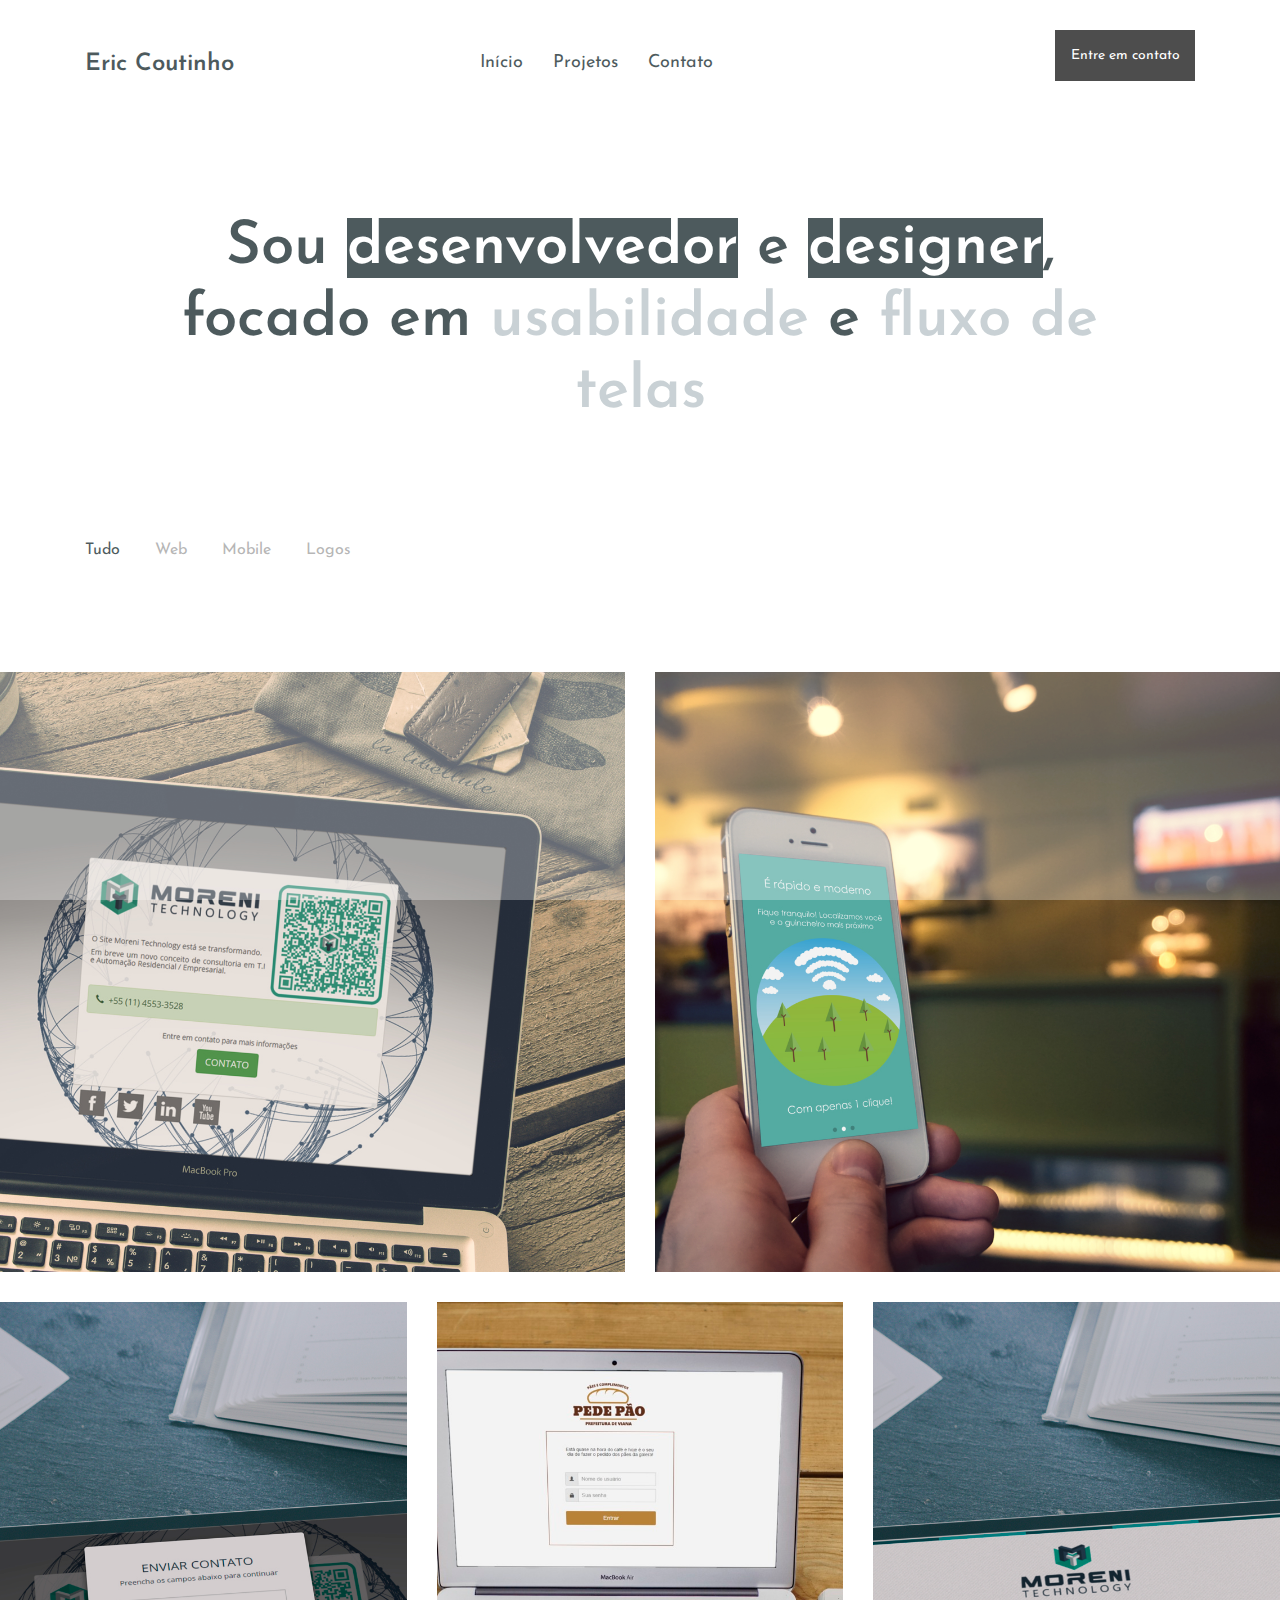
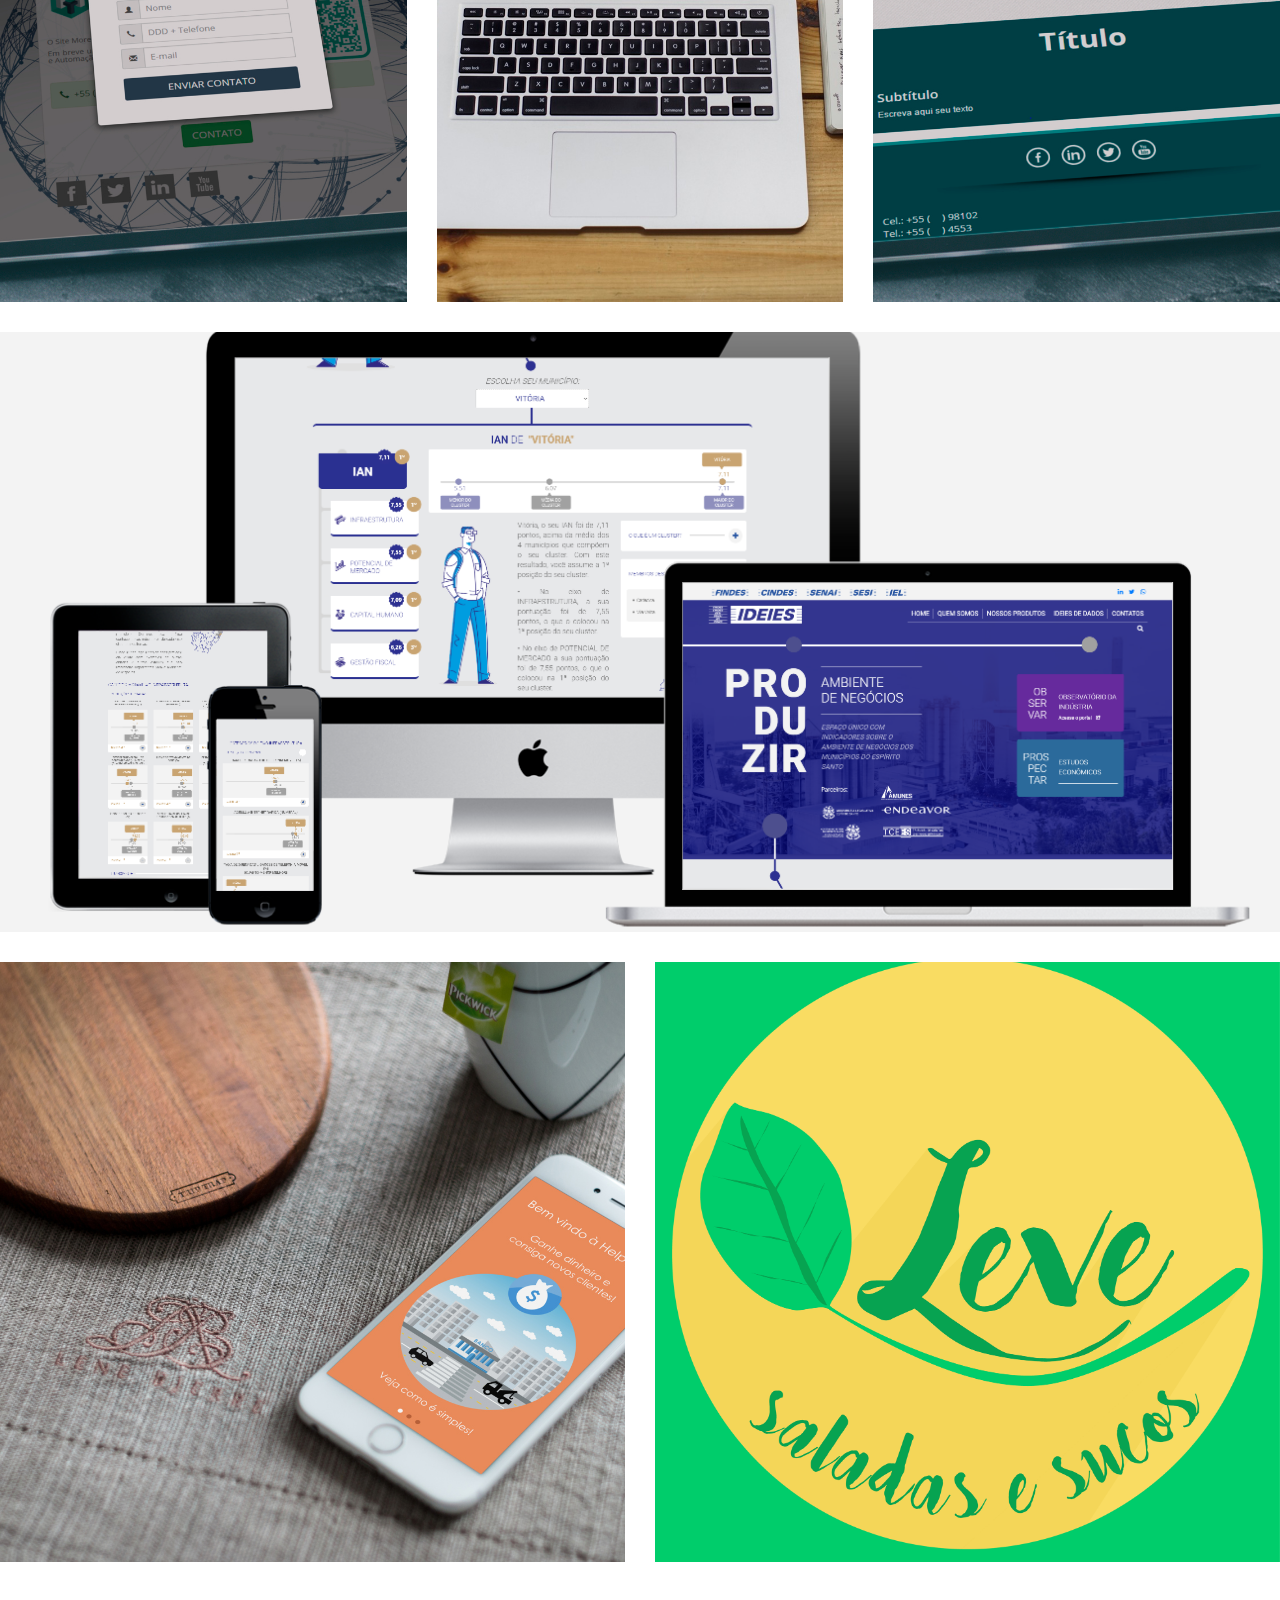
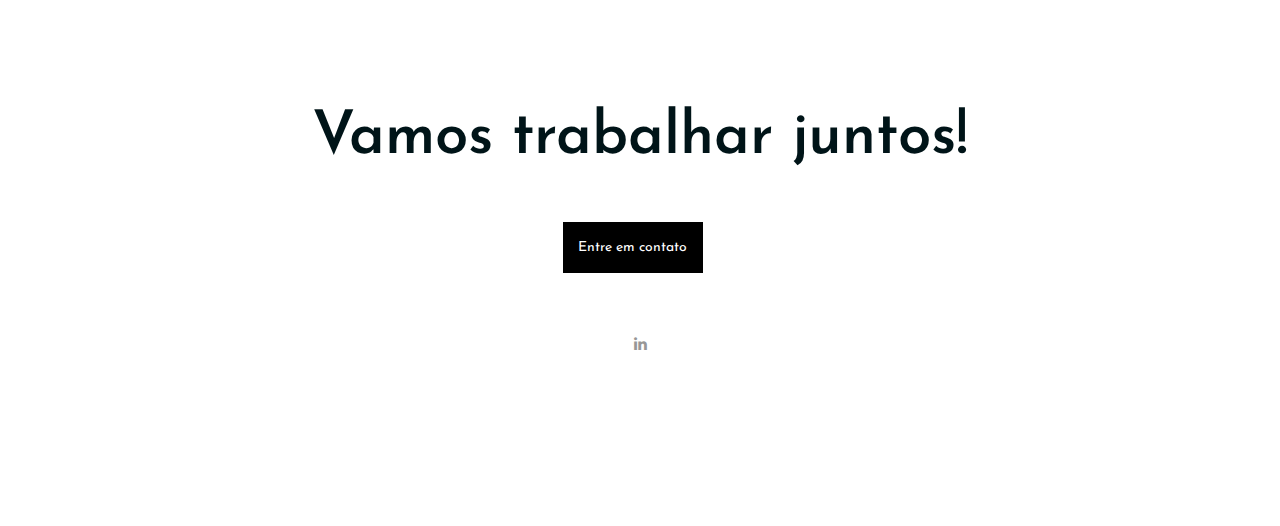
<file: index.html>
<!DOCTYPE html>
<html lang="pt-br">
<head>
	<title>Eric Coutinho - Portfolio</title>
	<meta charset="UTF-8">
	<meta name="description" content="Eric Coutinho - Portfolio">
	<meta name="keywords" content="portfolio, eric coutinho, designer, programador, html, css, js">
	<meta name="viewport" content="width=device-width, initial-scale=1.0">
	<!-- Favicon -->   
	<link href="img/favicon.ico" rel="shortcut icon"/>

	<!-- Google Fonts -->
	<link href="https://fonts.googleapis.com/css?family=Josefin+Sans:400,400i,600,600i,700" rel="stylesheet">

	<!-- Stylesheets -->
	<link rel="stylesheet" href="css/bootstrap.min.css"/>
	<link rel="stylesheet" href="css/font-awesome.min.css"/>
	<link rel="stylesheet" href="css/magnific-popup.css"/>
	<link rel="stylesheet" href="css/style.css"/>


	<!--[if lt IE 9]>
	  <script src="https://oss.maxcdn.com/html5shiv/3.7.2/html5shiv.min.js"></script>
	  <script src="https://oss.maxcdn.com/respond/1.4.2/respond.min.js"></script>
	<![endif]-->

</head>
<body>
	<!-- Page Preloder -->
	<div id="preloder">
		<div class="loader"></div>
	</div>

	<!-- header section start -->
	<header class="header-section">
		<div class="container">
			<div class="row">
				<div class="col-lg-4 col-md-3">
					<div class="logo">
						<h2 class="site-logo">Eric Coutinho</h2>
					</div>
				</div>
				<div class="col-lg-8 col-md-9">
					<a href="contato.html" class="site-btn header-btn">Entre em contato</a>
					<nav class="main-menu">
						<ul>
							<li><a href="index.html">Início</a></li>
							<li><a href="projetos.html">Projetos</a></li>
							<li><a href="contato.html">Contato</a></li>
						</ul>
					</nav>
				</div>
			</div>
		</div>
		<div class="nav-switch">
			<i class="fa fa-bars"></i>
		</div>
	</header>
	<!-- header section end -->

	<!-- intro section start -->
	<section class="intro-section">
		<div class="container text-center">
			<div class="row">
				<div class="col-xl-10 offset-xl-1">
					<h2 class="section-title">Sou <span class="branco">desenvolvedor</span> e <span class="branco">designer</span>, focado em <span class="azul">usabilidade</span> e <span class="azul">fluxo de telas</span></h2>
				</div>
			</div>
		</div>
	</section>
	<!-- intro section end -->


	<!-- portfolio section start -->
	<section class="portfolio-section">
		<div class="container">
			<ul class="portfolio-filter controls">
				<li class="control" data-filter="all">Tudo</li>
				<li class="control" data-filter=".web">Web</li>
				<li class="control" data-filter=".rened">Mobile</li>
				<li class="control" data-filter=".brand">Logos</li>
			</ul>
		</div>                       
		<div class="container-fluid p-md-0 ">
			<div class="row portfolios-area">
				<div class="mix col-lg-6 col-md-6 web">
					<a href="img/portfolio/recent/01_moreni.jpg" class="portfolio-item set-bg" data-setbg="img/portfolio/recent/01_moreni.jpg">
						<div class="pi-inner">
							<h2>+ Ver projeto</h2>
						</div>						
					</a>
				</div>
				<div class="mix col-lg-6 col-md-6 rened">
					<a href="img/portfolio/recent/04_help_cars.jpg" class="portfolio-item set-bg " data-setbg="img/portfolio/recent/04_help_cars.jpg">
						<div class="pi-inner">
							<h2>+ Ver projeto</h2>
						</div>						
					</a>
				</div>
				<div class="mix col-lg-4 col-md-6 web">
					<a href="img/portfolio/recent/02_moreni.jpg" class="portfolio-item set-bg" data-setbg="img/portfolio/recent/02_moreni.jpg">
						<div class="pi-inner">
							<h2>+ Ver projeto</h2>
						</div>						
					</a>
				</div>
				<div class="mix col-lg-4 col-md-6 web">
					<a href="img/portfolio/recent/06_pede_pao.jpg" class="portfolio-item set-bg" data-setbg="img/portfolio/recent/06_pede_pao.jpg">
						<div class="pi-inner">
							<h2>+ Ver projeto</h2>
						</div>						
					</a>
				</div>
				<div class="mix col-lg-4 col-md-6 web">
					<a href="img/portfolio/recent/03_moreni.jpg" class="portfolio-item set-bg" data-setbg="img/portfolio/recent/03_moreni.jpg">
						<div class="pi-inner">
							<h2>+ Ver projeto</h2>
						</div>						
					</a>
				</div>
				<div class="mix col-lg-12 col-md-6 web">
					<a href="img/portfolio/recent/07_portal.jpg" class="portfolio-item set-bg" data-setbg="img/portfolio/recent/07_portal.jpg">
						<div class="pi-inner">
							<h2>+ Ver projeto</h2>
						</div>						
					</a>
				</div>
				<div class="mix col-lg-6 col-md-6 rened">
					<a href="img/portfolio/recent/05_help_cars.jpg" class="portfolio-item set-bg" data-setbg="img/portfolio/recent/05_help_cars.jpg">
						<div class="pi-inner">
							<h2>+ Ver projeto</h2>
						</div>						
					</a>
				</div>
				<div class="mix col-lg-6 col-md-6 brand">
					<a href="img/portfolio/recent/leve_logo.jpg" class="portfolio-item set-bg" data-setbg="img/portfolio/recent/leve_logo.jpg">
						<div class="pi-inner">
							<h2>+ Ver projeto</h2>
						</div>						
					</a>
				</div>
			</div>
		</div>
	</section>
	<!-- portfolio section end -->


	<!-- footer section start -->
	<footer class="footer-section text-center">
		<div class="container">
			<h2 class="section-title mb-5">Vamos trabalhar juntos!</h2>
			<a href="contato.html" class="site-btn">Entre em contato</a>
			<div class="social-links">
				<a href="https://www.linkedin.com/in/eric-coutinho/" target="_blank"><span class="fa fa-linkedin"></span></a>
			</div>
			<div class="copyright"><!-- Link back to Colorlib can't be removed. Template is licensed under CC BY 3.0. -->
Copyright &copy;<script>document.write(new Date().getFullYear());</script> All rights reserved | This template is made with <i class="fa fa-heart-o" aria-hidden="true"></i> by <a href="https://colorlib.com" target="_blank">Colorlib</a>
<!-- Link back to Colorlib can't be removed. Template is licensed under CC BY 3.0. -->
</div>
		</div>
	</footer>
	<!-- footer section end -->



	<!--====== Javascripts & Jquery ======-->
	<script src="js/jquery-2.1.4.min.js"></script>
	<script src="js/bootstrap.min.js"></script>
	<script src="js/mixitup.min.js"></script>
	<script src="js/magnific-popup.min.js"></script>
	<script src="js/main.js"></script>
</body>
</html>
</file>
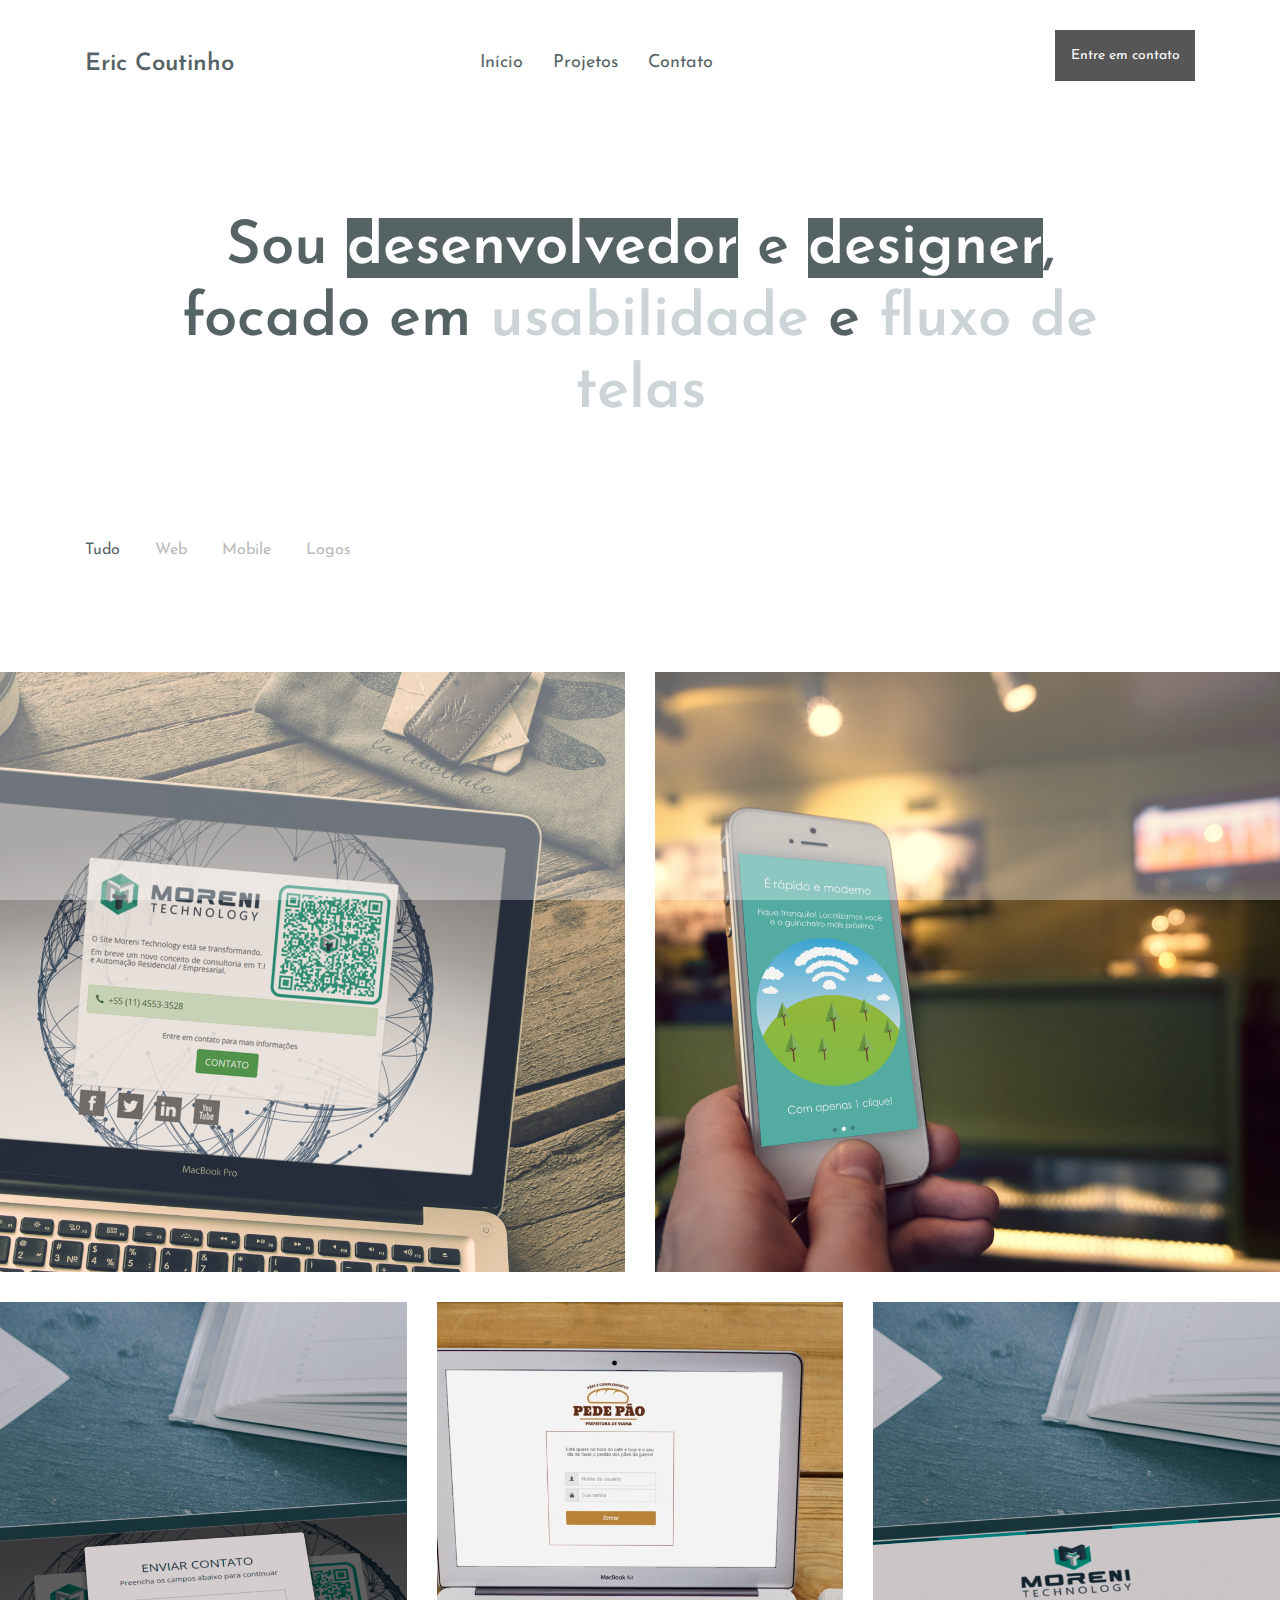
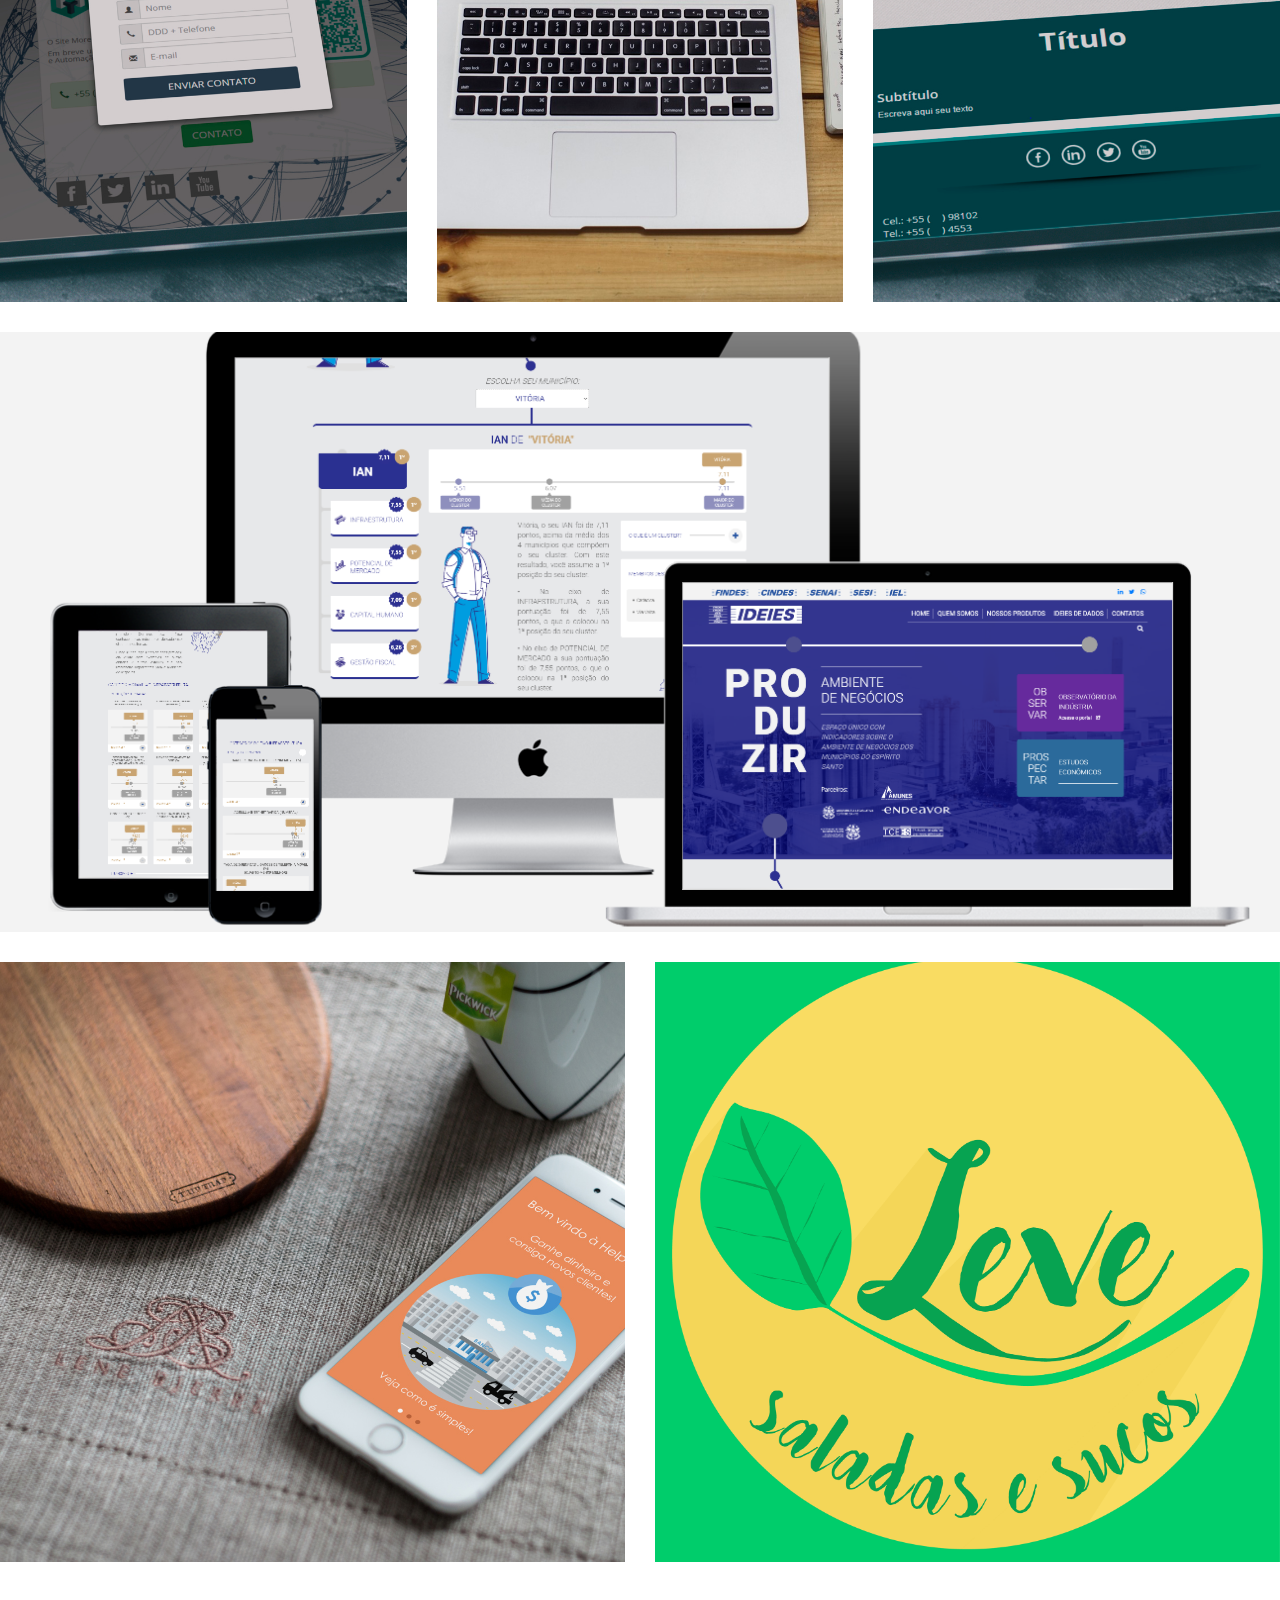
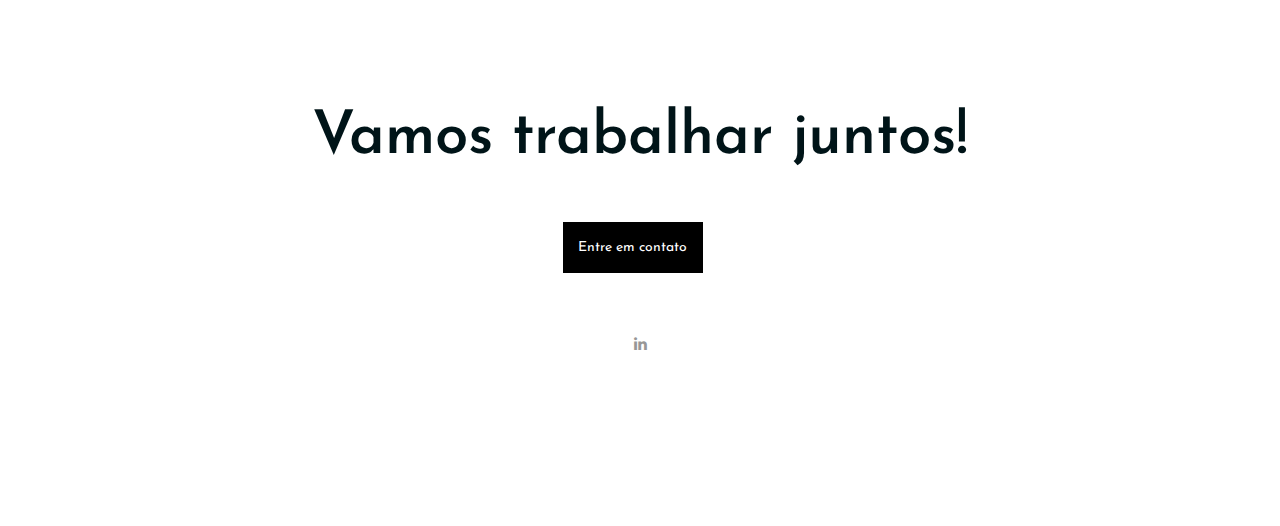
<file: home.html>
<!DOCTYPE html>
<html lang="pt-br">
<head>
	<title>Eric Coutinho - Portfolio</title>
	<meta charset="UTF-8">
	<meta name="description" content="Eric Coutinho - Portfolio">
	<meta name="keywords" content="portfolio, eric coutinho, designer, programador, html, css, js">
	<meta name="viewport" content="width=device-width, initial-scale=1.0">
	<!-- Favicon -->   
	<link href="img/favicon.ico" rel="shortcut icon"/>

	<!-- Google Fonts -->
	<link href="https://fonts.googleapis.com/css?family=Josefin+Sans:400,400i,600,600i,700" rel="stylesheet">

	<!-- Stylesheets -->
	<link rel="stylesheet" href="css/bootstrap.min.css"/>
	<link rel="stylesheet" href="css/font-awesome.min.css"/>
	<link rel="stylesheet" href="css/magnific-popup.css"/>
	<link rel="stylesheet" href="css/style.css"/>


	<!--[if lt IE 9]>
	  <script src="https://oss.maxcdn.com/html5shiv/3.7.2/html5shiv.min.js"></script>
	  <script src="https://oss.maxcdn.com/respond/1.4.2/respond.min.js"></script>
	<![endif]-->

</head>
<body>
	<!-- Page Preloder -->
	<div id="preloder">
		<div class="loader"></div>
	</div>

	<!-- header section start -->
	<header class="header-section">
		<div class="container">
			<div class="row">
				<div class="col-lg-4 col-md-3">
					<div class="logo">
						<h2 class="site-logo">Eric Coutinho</h2>
					</div>
				</div>
				<div class="col-lg-8 col-md-9">
					<a href="contato.html" class="site-btn header-btn">Entre em contato</a>
					<nav class="main-menu">
						<ul>
							<li><a href="home.html">Início</a></li>
							<li><a href="projetos.html">Projetos</a></li>
							<li><a href="contato.html">Contato</a></li>
						</ul>
					</nav>
				</div>
			</div>
		</div>
		<div class="nav-switch">
			<i class="fa fa-bars"></i>
		</div>
	</header>
	<!-- header section end -->

	<!-- intro section start -->
	<section class="intro-section">
		<div class="container text-center">
			<div class="row">
				<div class="col-xl-10 offset-xl-1">
					<h2 class="section-title">Sou <span class="branco">desenvolvedor</span> e <span class="branco">designer</span>, focado em <span class="azul">usabilidade</span> e <span class="azul">fluxo de telas</span></h2>
				</div>
			</div>
		</div>
	</section>
	<!-- intro section end -->


	<!-- portfolio section start -->
	<section class="portfolio-section">
		<div class="container">
			<ul class="portfolio-filter controls">
				<li class="control" data-filter="all">Tudo</li>
				<li class="control" data-filter=".web">Web</li>
				<li class="control" data-filter=".rened">Mobile</li>
				<li class="control" data-filter=".brand">Logos</li>
			</ul>
		</div>                       
		<div class="container-fluid p-md-0 ">
			<div class="row portfolios-area">
				<div class="mix col-lg-6 col-md-6 web">
					<a href="img/portfolio/recent/01_moreni.jpg" class="portfolio-item set-bg" data-setbg="img/portfolio/recent/01_moreni.jpg">
						<div class="pi-inner">
							<h2>+ Ver projeto</h2>
						</div>						
					</a>
				</div>
				<div class="mix col-lg-6 col-md-6 rened">
					<a href="img/portfolio/recent/04_help_cars.jpg" class="portfolio-item set-bg " data-setbg="img/portfolio/recent/04_help_cars.jpg">
						<div class="pi-inner">
							<h2>+ Ver projeto</h2>
						</div>						
					</a>
				</div>
				<div class="mix col-lg-4 col-md-6 web">
					<a href="img/portfolio/recent/02_moreni.jpg" class="portfolio-item set-bg" data-setbg="img/portfolio/recent/02_moreni.jpg">
						<div class="pi-inner">
							<h2>+ Ver projeto</h2>
						</div>						
					</a>
				</div>
				<div class="mix col-lg-4 col-md-6 web">
					<a href="img/portfolio/recent/06_pede_pao.jpg" class="portfolio-item set-bg" data-setbg="img/portfolio/recent/06_pede_pao.jpg">
						<div class="pi-inner">
							<h2>+ Ver projeto</h2>
						</div>						
					</a>
				</div>
				<div class="mix col-lg-4 col-md-6 web">
					<a href="img/portfolio/recent/03_moreni.jpg" class="portfolio-item set-bg" data-setbg="img/portfolio/recent/03_moreni.jpg">
						<div class="pi-inner">
							<h2>+ Ver projeto</h2>
						</div>						
					</a>
				</div>
				<div class="mix col-lg-12 col-md-6 web">
					<a href="img/portfolio/recent/07_portal.jpg" class="portfolio-item set-bg" data-setbg="img/portfolio/recent/07_portal.jpg">
						<div class="pi-inner">
							<h2>+ Ver projeto</h2>
						</div>						
					</a>
				</div>
				<div class="mix col-lg-6 col-md-6 rened">
					<a href="img/portfolio/recent/05_help_cars.jpg" class="portfolio-item set-bg" data-setbg="img/portfolio/recent/05_help_cars.jpg">
						<div class="pi-inner">
							<h2>+ Ver projeto</h2>
						</div>						
					</a>
				</div>
				<div class="mix col-lg-6 col-md-6 brand">
					<a href="img/portfolio/recent/leve_logo.jpg" class="portfolio-item set-bg" data-setbg="img/portfolio/recent/leve_logo.jpg">
						<div class="pi-inner">
							<h2>+ Ver projeto</h2>
						</div>						
					</a>
				</div>
			</div>
		</div>
	</section>
	<!-- portfolio section end -->


	<!-- footer section start -->
	<footer class="footer-section text-center">
		<div class="container">
			<h2 class="section-title mb-5">Vamos trabalhar juntos!</h2>
			<a href="contato.html" class="site-btn">Entre em contato</a>
			<div class="social-links">
				<a href="https://www.linkedin.com/in/eric-coutinho/" target="_blank"><span class="fa fa-linkedin"></span></a>
			</div>
			<div class="copyright"><!-- Link back to Colorlib can't be removed. Template is licensed under CC BY 3.0. -->
Copyright &copy;<script>document.write(new Date().getFullYear());</script> All rights reserved | This template is made with <i class="fa fa-heart-o" aria-hidden="true"></i> by <a href="https://colorlib.com" target="_blank">Colorlib</a>
<!-- Link back to Colorlib can't be removed. Template is licensed under CC BY 3.0. -->
</div>
		</div>
	</footer>
	<!-- footer section end -->



	<!--====== Javascripts & Jquery ======-->
	<script src="js/jquery-2.1.4.min.js"></script>
	<script src="js/bootstrap.min.js"></script>
	<script src="js/mixitup.min.js"></script>
	<script src="js/magnific-popup.min.js"></script>
	<script src="js/main.js"></script>
</body>
</html>
</file>
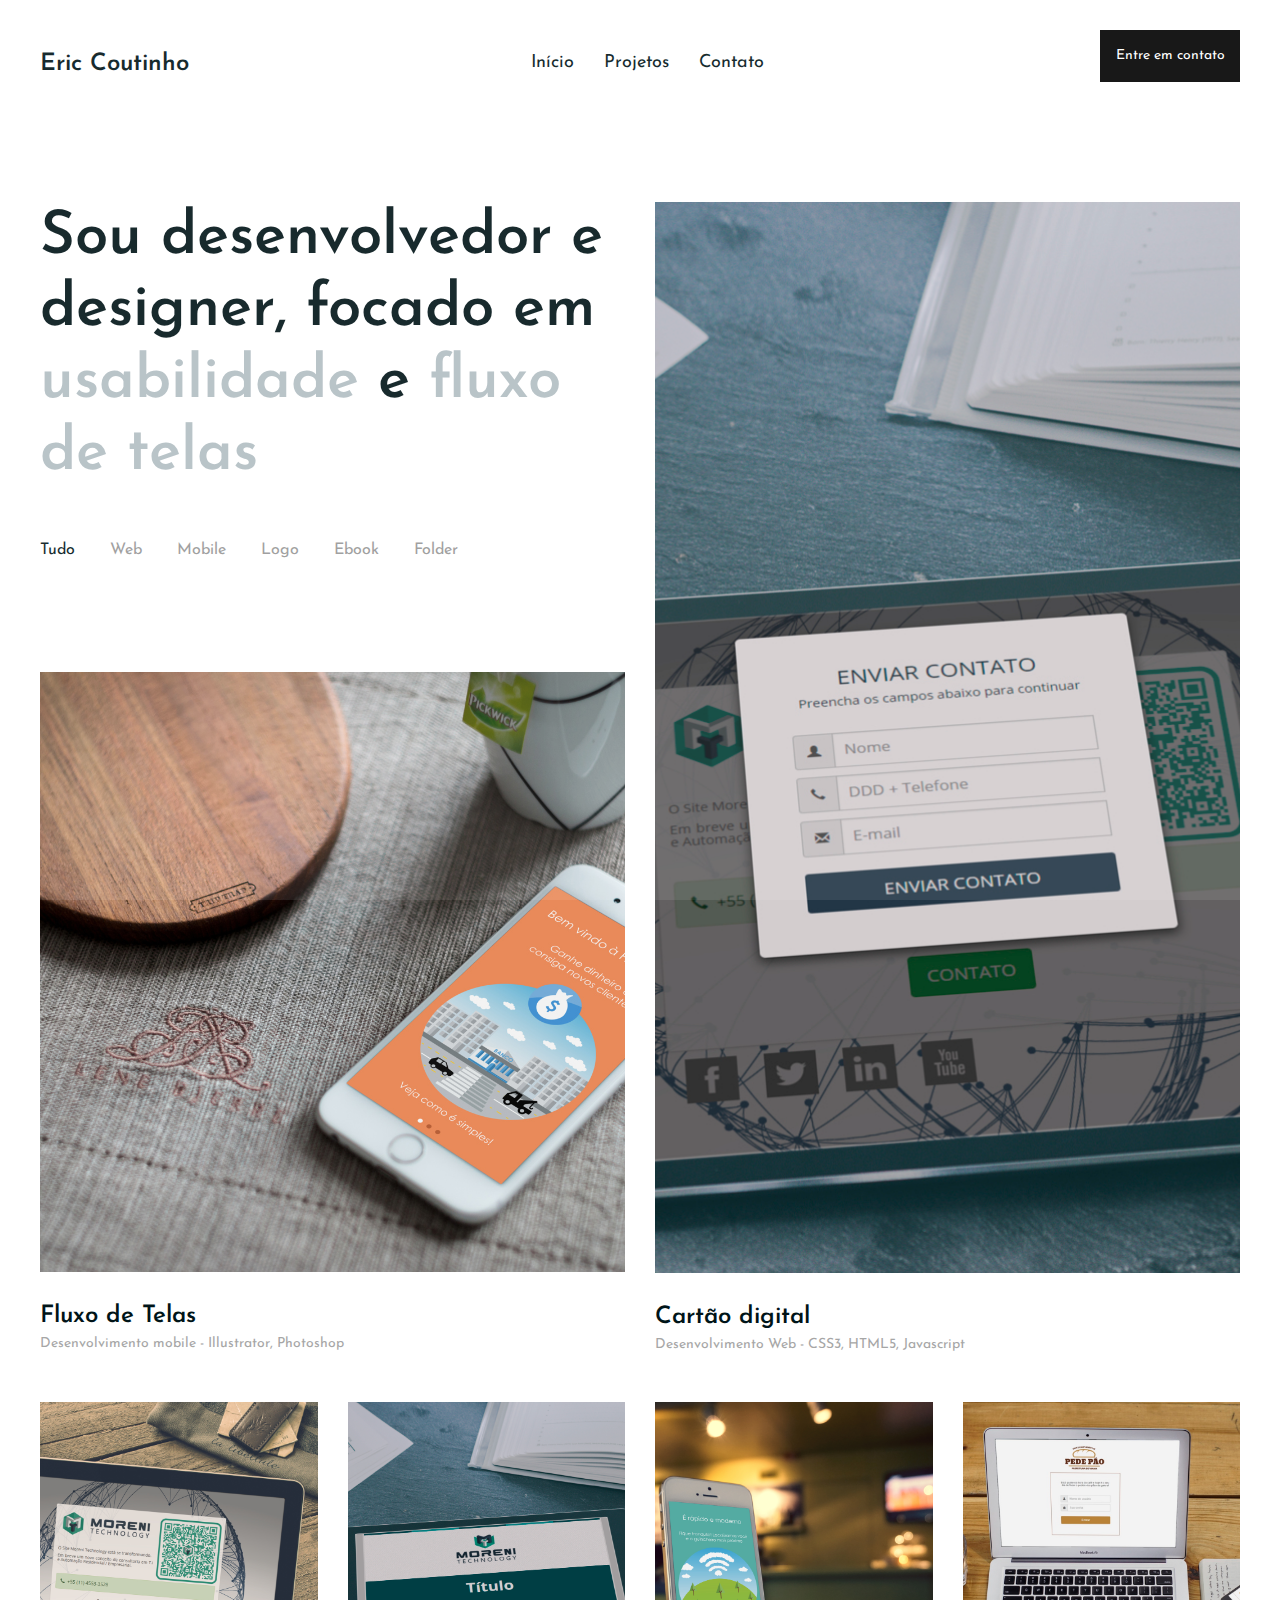
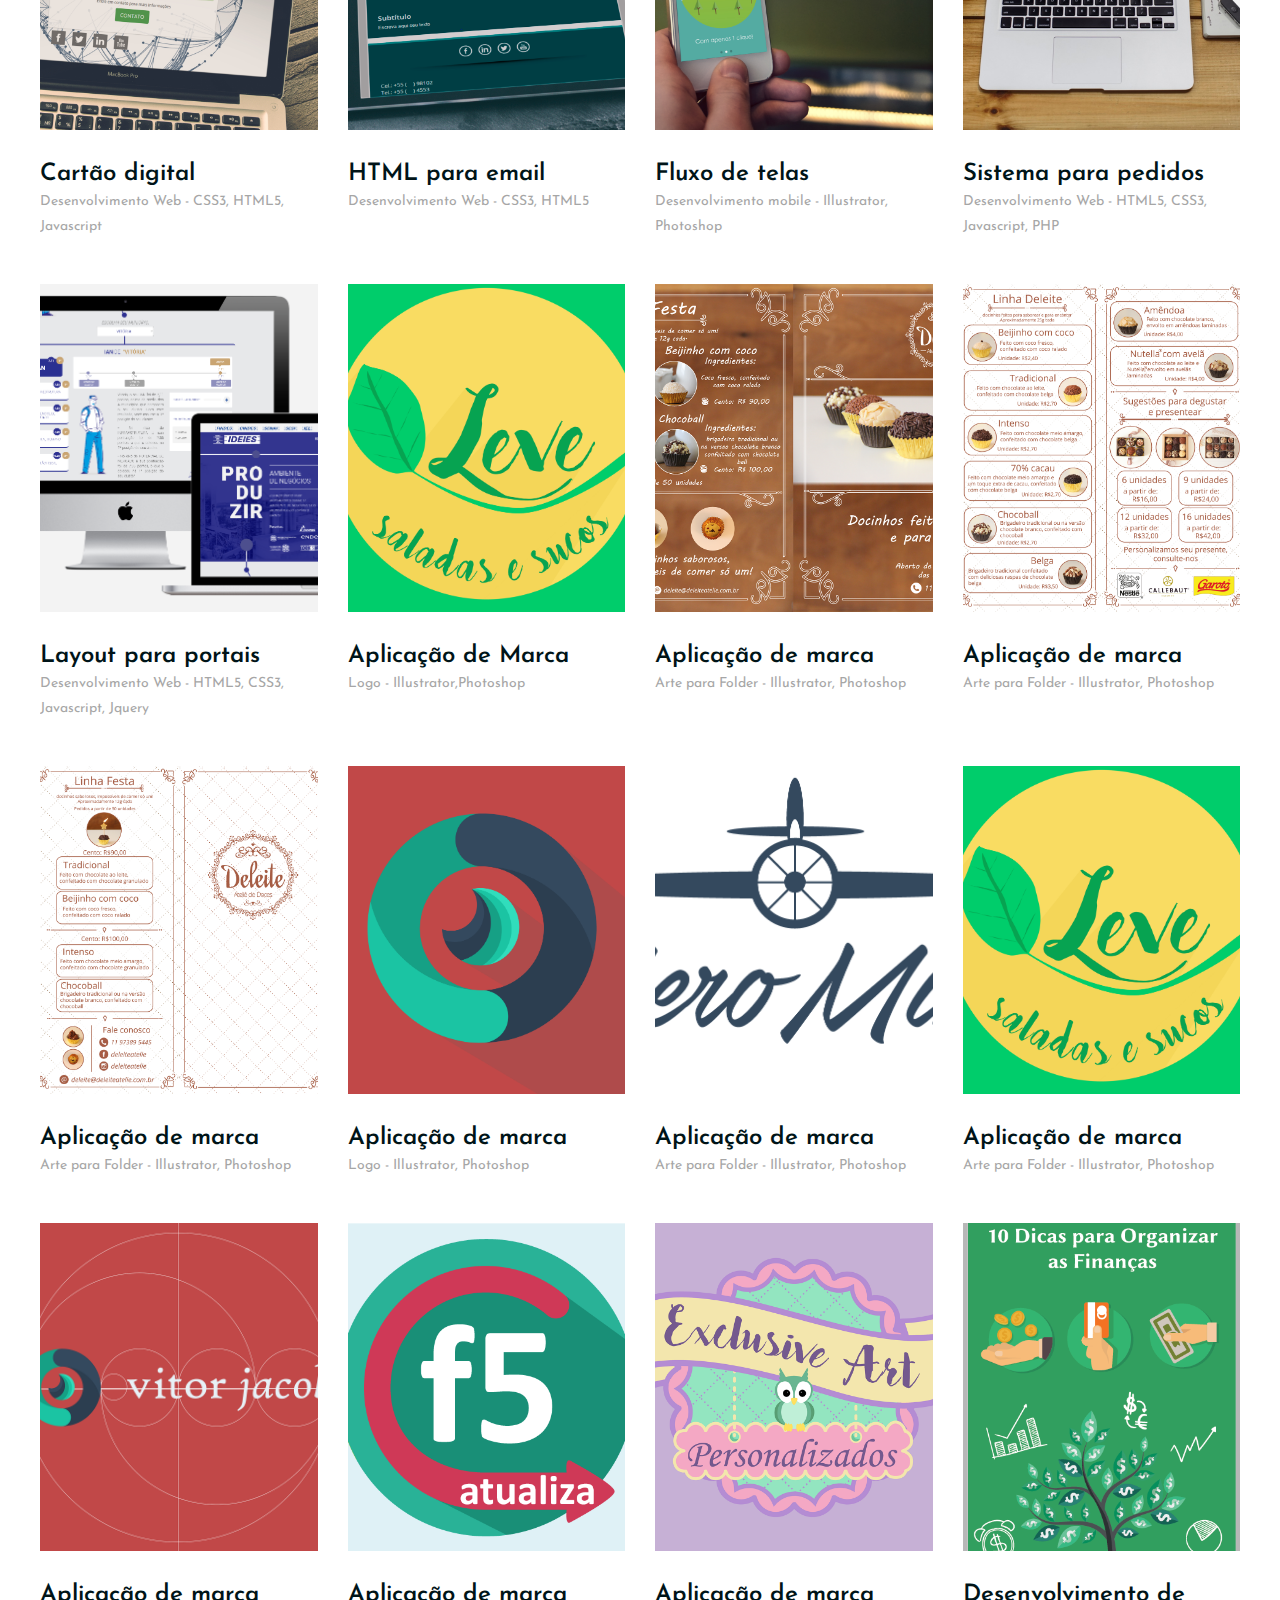
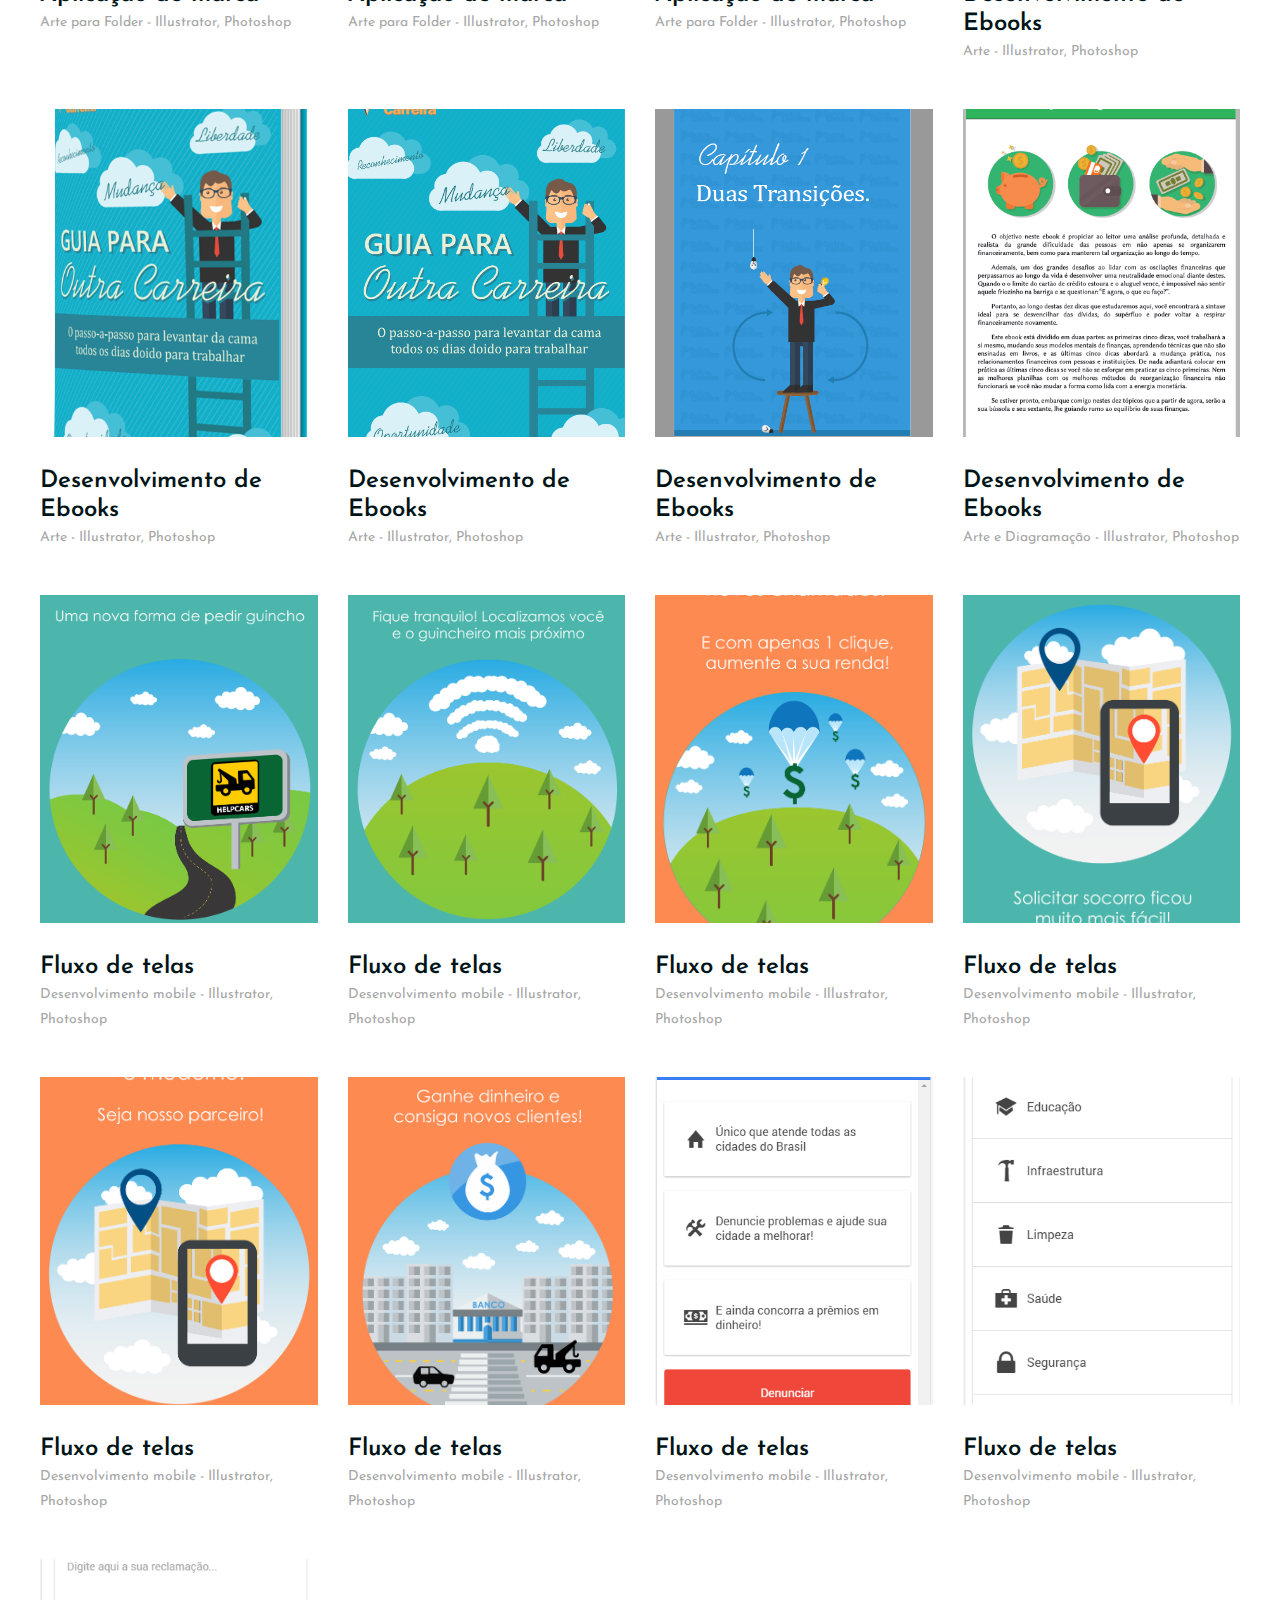
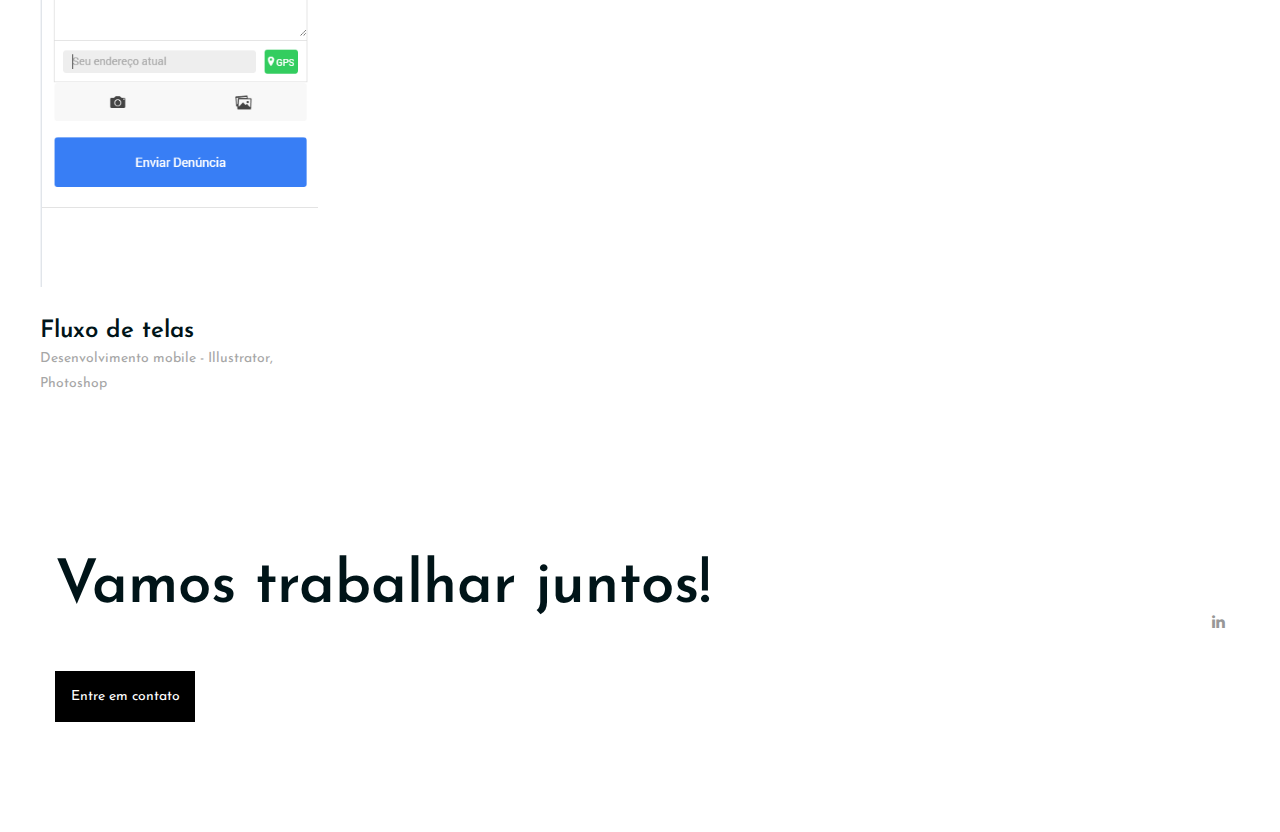
<file: projetos.html>
<!DOCTYPE html>
<html lang="en">
<head>
	<title>Eric Coutinho - Portfolio</title>
	<meta charset="UTF-8">
	<meta name="description" content="Riddle - Portfolio Template">
	<meta name="keywords" content="portfolio, riddle, onepage, creative, html">
	<meta name="viewport" content="width=device-width, initial-scale=1.0">
	<!-- Favicon -->   
	<link href="img/favicon.ico" rel="shortcut icon"/>

	<!-- Google Fonts -->
	<link href="https://fonts.googleapis.com/css?family=Josefin+Sans:400,400i,600,600i,700" rel="stylesheet">

	<!-- Stylesheets -->
	<link rel="stylesheet" href="css/bootstrap.min.css"/>
	<link rel="stylesheet" href="css/font-awesome.min.css"/>
	<link rel="stylesheet" href="css/magnific-popup.css"/>
	<link rel="stylesheet" href="css/style.css"/>


	<!--[if lt IE 9]>
	  <script src="https://oss.maxcdn.com/html5shiv/3.7.2/html5shiv.min.js"></script>
	  <script src="https://oss.maxcdn.com/respond/1.4.2/respond.min.js"></script>
	<![endif]-->

</head>
<body class="body-pad">
	<!-- Page Preloder -->
	<div id="preloder">
		<div class="loader"></div>
	</div>
	
	<!-- header section start -->
	<header class="header-section">
		<div class="container-fluid">
			<div class="row">
				<div class="logo">
					<h2 class="site-logo">Eric Coutinho</h2>
				</div>
				<div class="home-2 container text-left text-md-right">
					<nav class="main-menu">
						<ul>
							<li><a href="index.html">Início</a></li>
							<li><a href="projetos.html">Projetos</a></li>
							<li><a href="contato.html">Contato</a></li>
						</ul>
					</nav>
				</div>
				<a href="contato.html" class="site-btn header-btn">Entre em contato</a>
			</div>
		</div>
		<div class="nav-switch">
			<i class="fa fa-bars"></i>
		</div>
	</header>
	<!-- header section end -->


	<!-- portfolio section start -->
	<section class="portfolio-section pt100">
		<div class="container">
			
		</div>                       
		<div class="container-fluid p-0">
			<div class="row portfolios-area">
				<div class="col-lg-6">
					<div class="portfolio-intro">
						<h2 class="section-title mb-5">Sou <span>desenvolvedor</span> e <span>designer</span>, focado em <span class="azul">usabilidade</span> e <span class="azul">fluxo de telas</span></h2>
						<ul class="portfolio-filter controls">
							<li class="control" data-filter="all">Tudo</li>
							<li class="control" data-filter=".web">Web</li>
							<li class="control" data-filter=".rened">Mobile</li>
							<li class="control" data-filter=".brand">Logo</li>							
							<li class="control" data-filter=".ebook">Ebook</li>							
							<li class="control" data-filter=".folder">Folder</li>
						</ul>
					</div>
				</div>
				<div class="first-item col-md-6 col-lg-12 mix rened p-lg-0">
					<a href="img/portfolio/recent/05_help_cars.jpg" class="portfolio-item set-bg " data-setbg="img/portfolio/recent/05_help_cars.jpg">
						<div class="pi-inner">
							<h2>+ Ver projeto</h2>
						</div>			
					</a>
					<div class="portfolio-meta">
						<h2>Fluxo de Telas</h2>
						<p>Desenvolvimento mobile - Illustrator, Photoshop</p>
					</div>
				</div>
				<div class="second-item mix col-md-6 web">
					<a href="img/portfolio/recent/02_moreni.jpg" class="portfolio-item set-bg" data-setbg="img/portfolio/recent/02_moreni.jpg">
						<div class="pi-inner">
							<h2>+ Ver projeto</h2>
						</div>						
					</a>
					<div class="portfolio-meta">
						<h2>Cartão digital</h2>
						<p>Desenvolvimento Web - CSS3, HTML5, Javascript</p>
					</div>
				</div>
				<div class="mix col-md-6 col-lg-3 web">
					<a href="img/portfolio/recent/01_moreni.jpg" class="portfolio-item pi-style2 set-bg" data-setbg="img/portfolio/recent/01_moreni.jpg">
						<div class="pi-inner">
							<h2>+ Ver projeto</h2>
						</div>						
					</a>
					<div class="portfolio-meta">
						<h2>Cartão digital</h2>
						<p>Desenvolvimento Web - CSS3, HTML5, Javascript</p>
					</div>
				</div>
				<div class="mix col-md-6 col-lg-3 web">
					<a href="img/portfolio/recent/03_moreni.jpg" class="portfolio-item pi-style2 set-bg" data-setbg="img/portfolio/recent/03_moreni.jpg">
						<div class="pi-inner">
							<h2>+ Ver projeto</h2>
						</div>						
					</a>
					<div class="portfolio-meta">
						<h2>HTML para email</h2>
						<p>Desenvolvimento Web - CSS3, HTML5</p>
					</div>
				</div>
				<div class="mix col-md-6 col-lg-3 rened">
					<a href="img/portfolio/recent/04_help_cars.jpg" class="portfolio-item pi-style2 set-bg" data-setbg="img/portfolio/recent/04_help_cars.jpg">
						<div class="pi-inner">
							<h2>+ Ver projeto</h2>
						</div>						
					</a>
					<div class="portfolio-meta">
						<h2>Fluxo de telas</h2>
						<p>Desenvolvimento mobile - Illustrator, Photoshop</p>
					</div>
				</div>
				<div class="mix col-md-6 col-lg-3 web">
					<a href="img/portfolio/recent/06_pede_pao.jpg" class="portfolio-item pi-style2 set-bg" data-setbg="img/portfolio/recent/06_pede_pao.jpg">
						<div class="pi-inner">
							<h2>+ Ver projeto</h2>
						</div>						
					</a>
					<div class="portfolio-meta">
						<h2>Sistema para pedidos</h2>
						<p>Desenvolvimento Web - HTML5, CSS3, Javascript, PHP </p>
					</div>
				</div>
				<div class="mix col-md-6 col-lg-3 web">
					<a href="img/portfolio/recent/07_portal.jpg" class="portfolio-item pi-style2 set-bg" data-setbg="img/portfolio/recent/07_portal.jpg">
						<div class="pi-inner">
							<h2>+ Ver projeto</h2>
						</div>						
					</a>
					<div class="portfolio-meta">
						<h2>Layout para portais</h2>
						<p>Desenvolvimento Web - HTML5, CSS3, Javascript, Jquery</p>
					</div>
				</div>
				<div class="mix col-md-6 col-lg-3 brand">
					<a href="img/portfolio/recent/leve_logo.jpg" class="portfolio-item pi-style2 set-bg" data-setbg="img/portfolio/recent/leve_logo.jpg">
						<div class="pi-inner">
							<h2>+ Ver projeto</h2>
						</div>						
					</a>
					<div class="portfolio-meta">
						<h2>Aplicação de Marca</h2>
						<p>Logo - Illustrator,Photoshop</p>
					</div>
				</div>
				<div class="mix col-md-6 col-lg-3 folder">
					<a href="img/portfolio/folders/4.png" class="portfolio-item pi-style2 set-bg" data-setbg="img/portfolio/folders/4.png">
						<div class="pi-inner">
							<h2>+ Ver projeto</h2>
						</div>						
					</a>
					<div class="portfolio-meta">
						<h2>Aplicação de marca</h2>
						<p>Arte para Folder - Illustrator, Photoshop</p>
					</div>
				</div>
				<div class="mix col-md-6 col-lg-3 folder">
					<a href="img/portfolio/folders/2.png" class="portfolio-item pi-style2 set-bg" data-setbg="img/portfolio/folders/2.png">
						<div class="pi-inner">
							<h2>+ Ver projeto</h2>
						</div>						
					</a>
					<div class="portfolio-meta">
						<h2>Aplicação de marca</h2>
						<p>Arte para Folder - Illustrator, Photoshop</p>
					</div>
				</div>
				<div class="mix col-md-6 col-lg-3 folder">
					<a href="img/portfolio/folders/3.png" class="portfolio-item pi-style2 set-bg" data-setbg="img/portfolio/folders/3.png">
						<div class="pi-inner">
							<h2>+ Ver projeto</h2>
						</div>						
					</a>
					<div class="portfolio-meta">
						<h2>Aplicação de marca</h2>
						<p>Arte para Folder - Illustrator, Photoshop</p>
					</div>
				</div>
				<div class="mix col-md-6 col-lg-3 brand">
					<a href="img/portfolio/logos/1.png" class="portfolio-item pi-style2 set-bg" data-setbg="img/portfolio/logos/1.png">
						<div class="pi-inner">
							<h2>+ Ver projeto</h2>
						</div>						
					</a>
					<div class="portfolio-meta">
						<h2>Aplicação de marca</h2>
						<p>Logo - Illustrator, Photoshop</p>
					</div>
				</div>
				<div class="mix col-md-6 col-lg-3 brand">
					<a href="img/portfolio/logos/2.png" class="portfolio-item pi-style2 set-bg" data-setbg="img/portfolio/logos/2.png">
						<div class="pi-inner">
							<h2>+ Ver projeto</h2>
						</div>						
					</a>
					<div class="portfolio-meta">
						<h2>Aplicação de marca</h2>
						<p>Arte para Folder - Illustrator, Photoshop</p>
					</div>
				</div>
				<div class="mix col-md-6 col-lg-3 brand">
					<a href="img/portfolio/logos/3.png" class="portfolio-item pi-style2 set-bg" data-setbg="img/portfolio/logos/3.png">
						<div class="pi-inner">
							<h2>+ Ver projeto</h2>
						</div>						
					</a>
					<div class="portfolio-meta">
						<h2>Aplicação de marca</h2>
						<p>Arte para Folder - Illustrator, Photoshop</p>
					</div>
				</div>
				<div class="mix col-md-6 col-lg-3 brand">
					<a href="img/portfolio/logos/4.png" class="portfolio-item pi-style2 set-bg" data-setbg="img/portfolio/logos/4.png">
						<div class="pi-inner">
							<h2>+ Ver projeto</h2>
						</div>						
					</a>
					<div class="portfolio-meta">
						<h2>Aplicação de marca</h2>
						<p>Arte para Folder - Illustrator, Photoshop</p>
					</div>
				</div>
				<div class="mix col-md-6 col-lg-3 brand">
					<a href="img/portfolio/logos/5.png" class="portfolio-item pi-style2 set-bg" data-setbg="img/portfolio/logos/5.png">
						<div class="pi-inner">
							<h2>+ Ver projeto</h2>
						</div>						
					</a>
					<div class="portfolio-meta">
						<h2>Aplicação de marca</h2>
						<p>Arte para Folder - Illustrator, Photoshop</p>
					</div>
				</div>
				<div class="mix col-md-6 col-lg-3 brand">
					<a href="img/portfolio/logos/6.png" class="portfolio-item pi-style2 set-bg" data-setbg="img/portfolio/logos/6.png">
						<div class="pi-inner">
							<h2>+ Ver projeto</h2>
						</div>						
					</a>
					<div class="portfolio-meta">
						<h2>Aplicação de marca</h2>
						<p>Arte para Folder - Illustrator, Photoshop</p>
					</div>
				</div>
				<div class="mix col-md-6 col-lg-3 ebook">
					<a href="img/portfolio/ebooks/1.png" class="portfolio-item pi-style2 set-bg" data-setbg="img/portfolio/ebooks/1.png">
						<div class="pi-inner">
							<h2>+ Ver projeto</h2>
						</div>						
					</a>
					<div class="portfolio-meta">
						<h2>Desenvolvimento de Ebooks</h2>
						<p>Arte - Illustrator, Photoshop</p>
					</div>
				</div>
				<div class="mix col-md-6 col-lg-3 ebook">
					<a href="img/portfolio/ebooks/2.png" class="portfolio-item pi-style2 set-bg" data-setbg="img/portfolio/ebooks/2.png">
						<div class="pi-inner">
							<h2>+ Ver projeto</h2>
						</div>						
					</a>
					<div class="portfolio-meta">
						<h2>Desenvolvimento de Ebooks</h2>
						<p>Arte - Illustrator, Photoshop</p>
					</div>
				</div>
				<div class="mix col-md-6 col-lg-3 ebook">
					<a href="img/portfolio/ebooks/3.png" class="portfolio-item pi-style2 set-bg" data-setbg="img/portfolio/ebooks/3.png">
						<div class="pi-inner">
							<h2>+ Ver projeto</h2>
						</div>						
					</a>
					<div class="portfolio-meta">
						<h2>Desenvolvimento de Ebooks</h2>
						<p>Arte - Illustrator, Photoshop</p>
					</div>
				</div>
				<div class="mix col-md-6 col-lg-3 ebook">
					<a href="img/portfolio/ebooks/4.png" class="portfolio-item pi-style2 set-bg" data-setbg="img/portfolio/ebooks/4.png">
						<div class="pi-inner">
							<h2>+ Ver projeto</h2>
						</div>						
					</a>
					<div class="portfolio-meta">
						<h2>Desenvolvimento de Ebooks</h2>
						<p>Arte - Illustrator, Photoshop</p>
					</div>
				</div>
				<div class="mix col-md-6 col-lg-3 ebook">
					<a href="img/portfolio/ebooks/5.png" class="portfolio-item pi-style2 set-bg" data-setbg="img/portfolio/ebooks/5.png">
						<div class="pi-inner">
							<h2>+ Ver projeto</h2>
						</div>						
					</a>
					<div class="portfolio-meta">
						<h2>Desenvolvimento de Ebooks</h2>
						<p>Arte e Diagramação - Illustrator, Photoshop</p>
					</div>
				</div>
				<div class="mix col-md-6 col-lg-3 rened">
					<a href="img/portfolio/1.png" class="portfolio-item pi-style2 set-bg" data-setbg="img/portfolio/1.png">
						<div class="pi-inner">
							<h2>+ Ver projeto</h2>
						</div>						
					</a>
					<div class="portfolio-meta">
						<h2>Fluxo de telas</h2>
						<p>Desenvolvimento mobile - Illustrator, Photoshop</p>
					</div>
				</div>
				<div class="mix col-md-6 col-lg-3 rened">
					<a href="img/portfolio/2.png" class="portfolio-item pi-style2 set-bg" data-setbg="img/portfolio/2.png">
						<div class="pi-inner">
							<h2>+ Ver projeto</h2>
						</div>						
					</a>
					<div class="portfolio-meta">
						<h2>Fluxo de telas</h2>
						<p>Desenvolvimento mobile - Illustrator, Photoshop</p>
					</div>
				</div>
				<div class="mix col-md-6 col-lg-3 rened">
					<a href="img/portfolio/3.png" class="portfolio-item pi-style2 set-bg" data-setbg="img/portfolio/3.png">
						<div class="pi-inner">
							<h2>+ Ver projeto</h2>
						</div>						
					</a>
					<div class="portfolio-meta">
						<h2>Fluxo de telas</h2>
						<p>Desenvolvimento mobile - Illustrator, Photoshop</p>
					</div>
				</div>
				<div class="mix col-md-6 col-lg-3 rened">
					<a href="img/portfolio/4.png" class="portfolio-item pi-style2 set-bg" data-setbg="img/portfolio/4.png">
						<div class="pi-inner">
							<h2>+ Ver projeto</h2>
						</div>						
					</a>
					<div class="portfolio-meta">
						<h2>Fluxo de telas</h2>
						<p>Desenvolvimento mobile - Illustrator, Photoshop</p>
					</div>
				</div>
				<div class="mix col-md-6 col-lg-3 rened">
					<a href="img/portfolio/5.png" class="portfolio-item pi-style2 set-bg" data-setbg="img/portfolio/5.png">
						<div class="pi-inner">
							<h2>+ Ver projeto</h2>
						</div>						
					</a>
					<div class="portfolio-meta">
						<h2>Fluxo de telas</h2>
						<p>Desenvolvimento mobile - Illustrator, Photoshop</p>
					</div>
				</div>
				<div class="mix col-md-6 col-lg-3 rened">
					<a href="img/portfolio/6.png" class="portfolio-item pi-style2 set-bg" data-setbg="img/portfolio/6.png">
						<div class="pi-inner">
							<h2>+ Ver projeto</h2>
						</div>						
					</a>
					<div class="portfolio-meta">
						<h2>Fluxo de telas</h2>
						<p>Desenvolvimento mobile - Illustrator, Photoshop</p>
					</div>
				</div>
				<div class="mix col-md-6 col-lg-3 rened">
					<a href="img/portfolio/7.png" class="portfolio-item pi-style2 set-bg" data-setbg="img/portfolio/7.png">
						<div class="pi-inner">
							<h2>+ Ver projeto</h2>
						</div>						
					</a>
					<div class="portfolio-meta">
						<h2>Fluxo de telas</h2>
						<p>Desenvolvimento mobile - Illustrator, Photoshop</p>
					</div>
				</div>
				<div class="mix col-md-6 col-lg-3 rened">
					<a href="img/portfolio/8.png" class="portfolio-item pi-style2 set-bg" data-setbg="img/portfolio/8.png">
						<div class="pi-inner">
							<h2>+ Ver projeto</h2>
						</div>						
					</a>
					<div class="portfolio-meta">
						<h2>Fluxo de telas</h2>
						<p>Desenvolvimento mobile - Illustrator, Photoshop</p>
					</div>
				</div>
				<div class="mix col-md-6 col-lg-3 rened">
					<a href="img/portfolio/9.png" class="portfolio-item pi-style2 set-bg" data-setbg="img/portfolio/9.png">
						<div class="pi-inner">
							<h2>+ Ver projeto</h2>
						</div>						
					</a>
					<div class="portfolio-meta">
						<h2>Fluxo de telas</h2>
						<p>Desenvolvimento mobile - Illustrator, Photoshop</p>
					</div>
				</div>

			</div>
		</div>
	</section>
	<!-- portfolio section end -->


	<!-- footer section start -->
	<footer class="footer-section">
		<div class="container-fluid">
			<div class="row">
				<div class="col-md-8">
					<h2 class="section-title mb-5">Vamos trabalhar juntos!</h2>
					<a href="contato.html" class="site-btn">Entre em contato</a>
				</div>
				<div class="col-md-4 text-md-right">
					<div class="social-links">
						<a href="https://www.linkedin.com/in/eric-coutinho/" target="_blank"><span class="fa fa-linkedin"></span></a>
					</div>
					<div class="copyright"><!-- Link back to Colorlib can't be removed. Template is licensed under CC BY 3.0. -->
Copyright &copy;<script>document.write(new Date().getFullYear());</script> All rights reserved | This template is made with <i class="fa fa-heart-o" aria-hidden="true"></i> by <a href="https://colorlib.com" target="_blank">Colorlib</a>
<!-- Link back to Colorlib can't be removed. Template is licensed under CC BY 3.0. -->
</div>
				</div>
			</div>
		</div>
	</footer>
	<!-- footer section end -->



	<!--====== Javascripts & Jquery ======-->
	<script src="js/jquery-2.1.4.min.js"></script>
	<script src="js/bootstrap.min.js"></script>
	<script src="js/mixitup.min.js"></script>
	<script src="js/magnific-popup.min.js"></script>
	<script src="js/main.js"></script>
</body>
</html>
</file>
<file: css/style.css>
/* =================================
------------------------------------
  Riddle - Portfolio
  Version: 1.0
 ------------------------------------ 
 ====================================*/

/*----------------------------------------*/
/* Template default CSS
/*----------------------------------------*/

html,
body {
  height: 100%;
  font-family: 'Josefin Sans', sans-serif;
}

h1,
h2,
h3,
h4,
h5,
h6 {
  color: #001418;
  margin: 0;
  font-weight: 600;
  font-family: 'Josefin Sans', sans-serif;
}

p {
  font-size: 18px;
  color: #979797;
  line-height: 1.8;
}

img {
  max-width: 100%;
}

input:focus,
select:focus,
button:focus,
textarea:focus {
  outline: none;
}

a:hover,
a:focus {
  text-decoration: none;
  outline: none;
}

ul,
ol {
  padding: 0;
  margin: 0;
}

/*------------------------
  Helper css
--------------------------*/
.body-pad {
  padding: 0 40px;
}

.spad {
  padding: 100px 0;
}

.pt100 {
  padding-top: 100px;
}

.set-bg {
  background-repeat: no-repeat;
  background-size: cover;
}

.section-title {
  font-size: 60px;
}

.section-title span.branco {
  color: white;  
  background-color: #001418;
  -webkit-transition: all ease 0.8s;
	-moz-transition: all ease 0.8s;
	transition: all ease 0.8s;
}
.section-title span.branco:hover {
  
  box-shadow: inset 500px 0 0 0 #0984e3;
}
.section-title span.azul {
  color: #b2bec3;
}

.contect-tect a {
  text-decoration: none;
}
.preto {  
  color: #001418;
}
.azul {
  color:#0077b5
}
/*------------------------
  Common Elements
--------------------------*/
.element {
  margin-bottom: 100px;
}

.element:last-child {
  margin-bottom: 0;
}

/*=== Preloder ===*/
#preloder {
  position: fixed;
  width: 100%;
  height: 100%;
  top: 0;
  left: 0;
  z-index: 999999;
  background: #fff;
}

.loader {
  width: 30px;
  height: 30px;
  border: 3px solid #000;
  position: absolute;
  top: 50%;
  left: 50%;
  margin-top: -13px;
  margin-left: -13px;
  border-radius: 60px;
  border-left-color: transparent;
  animation: loader 0.8s linear infinite;
  -webkit-animation: loader 0.8s linear infinite;
}

@keyframes loader {
  0% {
    -webkit-transform: rotate(0deg);
            transform: rotate(0deg);
  }
  50% {
    -webkit-transform: rotate(180deg);
            transform: rotate(180deg);
  }
  100% {
    -webkit-transform: rotate(360deg);
            transform: rotate(360deg);
  }
}

@-webkit-keyframes loader {
  0% {
    -webkit-transform: rotate(0deg);
  }
  50% {
    -webkit-transform: rotate(180deg);
  }
  100% {
    -webkit-transform: rotate(360deg);
  }
}

/*=== Buttons ===*/
.site-btn {
  display: inline-block;
  font-size: 14px;
  min-width: 140px;
  text-align: center;
  padding: 15px 10px;
  position: relative;
  color: #fff;
  border: none;
  background-color: #000;
  margin-right: 15px;
  z-index: 1;
}

.site-btn.btn-fade {
  background-color: #979797;
}

.site-btn.btn-line {
  background: none;
  border: 2px solid #000;
  color: #000;
  padding: 13px 10px;
}

.site-btn.btn-line:hover {
  color: #000;
}

.site-btn.btn-line-fade {
  background: none;
  border: 2px solid #979797;
  color: #979797;
  padding: 13px 10px;
}

.site-btn.btn-line-fade:hover {
  color: #979797;
}

.site-btn:hover {
  color: #fff;
}

/*===  Accordion  ===*/
.accordion-area .panel {
  margin-bottom: 30px;
}

.accordion-area .panel-header {
  background: #000;
  color: #fff;
  display: block;
  padding: 12px 50px;
  padding-left: 30px;
  font-size: 14px;
  font-weight: 600;
  position: relative;
  border: 2px solid #000;
  -webkit-transition: all 0.4s ease-out 0s;
  -o-transition: all 0.4s ease-out 0s;
  transition: all 0.4s ease-out 0s;
}

.accordion-area .panel-header.active {
  background: transparent;
  color: #000;
}

.accordion-area .panel-header.active .panel-link:after {
  content: "-";
  color: #000;
}

.accordion-area .panel-header.active .panel-link.collapsed:after {
  content: "+";
}

.accordion-area .panel-link {
  position: absolute;
  right: 0;
  top: 0;
  height: 100%;
  width: 50px;
  border: none;
  cursor: pointer;
  background: transparent;
}

.accordion-area .panel-body p {
  font-size: 14px;
  margin-bottom: 0;
  padding-top: 25px;
}

.accordion-area .panel-body {
  padding: 0 5px;
}

.accordion-area .panel-link:after {
  content: "+";
  position: absolute;
  left: 50%;
  font-size: 16px;
  font-weight: 700;
  top: 50%;
  color: #fff;
  line-height: 16px;
  margin-top: -8px;
  margin-left: -4px;
}

/*===  Tab  ===*/
.tab-element .nav-tabs {
  border-bottom: none;
  margin-bottom: 35px;
}

.tab-element .nav-tabs .nav-link {
  border: 2px solid #000;
  background: #000;
  border-radius: 0;
  margin-right: 10px;
  font-size: 14px;
  font-weight: 500;
  color: #222;
  padding: 15px 40px;
  min-width: 118px;
  font-size: 16px;
  color: #fff;
  margin-bottom: 10px;
}

.tab-element .nav-tabs .nav-item:last-child .nav-link {
  margin-right: 0;
}

.tab-element .nav-tabs .nav-link.active {
  background: transparent;
  color: #000;
}

.tab-element .tab-pane h4 {
  font-size: 18px;
  margin: 25px 0 20px;
}

.tab-element .tab-pane p {
  font-size: 14px;
}

.circle-progress {
  text-align: center;
  position: relative;
}

.circle-progress canvas {
  -webkit-transform: rotate(90deg);
  -ms-transform: rotate(90deg);
  transform: rotate(90deg);
}

.circle-progress .progress-info {
  position: absolute;
  width: 100%;
  top: 30%;
}

.circle-progress .progress-info h2 {
  font-size: 36px;
}

.circle-progress .progress-info p {
  color: #979797;
  font-size: 16px;
  line-height: normal;
}

/*===  Icon Box  ===*/
.icon-box {
  display: -webkit-box;
  display: -ms-flexbox;
  display: flex;
}

.icon-box .icon h2 {
  font-size: 60px;
}

.icon-box .icon-box-content {
  padding-left: 25px;
  padding-top: 10px;
}

.icon-box .icon-box-content h3 {
  font-size: 24px;
  margin-bottom: 25px;
}

/*------------------------
    Header Section
--------------------------*/
.header-section {
  padding-top: 30px;
  padding-bottom: 20px;
  position: relative;
}

.site-logo {
  font-size: 24px;
  padding-top: 20px;
}

.main-menu ul {
  list-style: none;
}

.main-menu ul li {
  display: inline;
}

.main-menu ul li a {
  display: inline-block;
  font-size: 18px;
  color: #001418;
  margin-left: 15px;
  margin-right: 10px;
  padding: 20px 0 5px;
}

.header-btn {
  float: right;
  margin-right: 0;
}

.nav-switch {
  display: none;
}

/*------------------------
    Intro Section
--------------------------*/
.intro-section {
  padding: 110px 0;
}

/*------------------------
    Portfolio Section
--------------------------*/
.portfolio-section {
  overflow: hidden;
}

.portfolio-filter {
  list-style: none;
  padding-bottom: 100px;
}

.portfolio-filter li {
  font-size: 16px;
  display: inline-block;
  margin-right: 30px;
  padding-bottom: 10px;
  color: #979797;
  cursor: pointer;
}

.portfolio-filter li.mixitup-control-active {
  color: #001418;
}

.portfolios-area .gallery-block {
  padding: 0;
}

.gallery-block {
  position: relative;
}

.portfolio-item {
  display: block;
  width: 100%;
  height: 600px;
  background-position: center center;
  position: relative;
  margin-bottom: 30px;
}

.portfolio-item .pi-inner {
  position: absolute;
  width: 100%;
  height: 100%;
  left: 0;
  top: 0;
  background: transparent;
  -webkit-transition: all 0.4s ease 0s;
  -o-transition: all 0.4s ease 0s;
  transition: all 0.4s ease 0s;
}

.portfolio-item .pi-inner h2 {
  opacity: 0;
  font-size: 30px;
  font-weight: 400;
  position: absolute;
  left: 50px;
  bottom: 50px;
  color: #fff;
  letter-spacing: 10px;
  -webkit-transition: all 0.3s ease 0s;
  -o-transition: all 0.3s ease 0s;
  transition: all 0.3s ease 0s;
}

.portfolio-item:hover .pi-inner {
  background: rgba(0, 20, 24, 0.8);
}

.portfolio-item:hover .pi-inner h2 {
  opacity: 1;
  letter-spacing: 0;
}

.portfolio-meta {
  padding-bottom: 45px;
}

.portfolio-meta h2 {
  font-size: 24px;
}

.portfolio-meta p {
  font-size: 14px;
  color: #a6a6a6;
  margin-bottom: 0;
}

.portfolio-intro {
  display: block;
}

.img-popup-warp .mfp-content {
  opacity: 0;
  -webkit-transform: scale(0.8);
  -ms-transform: scale(0.8);
  transform: scale(0.8);
  -webkit-transition: all 0.4s;
  -o-transition: all 0.4s;
  transition: all 0.4s;
}

.img-popup-warp.mfp-ready .mfp-content {
  opacity: 1;
  -webkit-transform: scale(1);
  -ms-transform: scale(1);
  transform: scale(1);
}

/*------------------------
    Footer Section
--------------------------*/
.footer-section {
  padding: 110px 0;
}

.footer-section .copyright {
  font-size: 12px;
  color: #979797;
  opacity: 0;
}

.social-links {
  margin-top: 60px;
  margin-bottom: 40px;
}

.social-links a {
  color: #979797;
  font-size: 15px;
  margin-right: 30px;
}

.social-links a:last-child {
  margin-right: 0;
}

/*------------------------
    About Page
--------------------------*/
.pic-frame {
  position: relative;
  padding-left: 25px;
  padding-bottom: 25px;
  display: inline-block;
}

.pic-frame:after {
  position: absolute;
  content: "";
  width: calc(100% - 25px);
  height: calc(100% - 25px);
  bottom: 0;
  left: 0;
  border: 2px solid #000;
  z-index: 1;
}

.milestone {
  margin-top: 15px;
}

.milestone h2 {
  font-size: 60px;
}

.milestone h2 span {
  font-size: 18px;
  color: #979797;
}

/*------------------------
    Blog Page
--------------------------*/
.blog-item {
  margin-bottom: 70px;
}

.blog-item .read-more {
  color: #000;
  position: relative;
  display: inline-block;
  padding-bottom: 5px;
  line-height: 18px;
  font-size: 18px;
}

.blog-item .read-more:after {
  position: absolute;
  content: '';
  width: 100%;
  height: 2px;
  bottom: 0;
  left: 0;
  background: #000;
}

.thumb {
  margin-bottom: 30px;
}

.blog-content h2 {
  font-size: 24px;
  margin-bottom: 15px;
}

.blog-content .blog-meta {
  font-size: 13px;
  color: #979797;
  margin-bottom: 30px;
}

.blog-content p {
  margin-bottom: 30px;
}

/*------------------------
    Contact Page
--------------------------*/
.contect-tect {
  text-align: center;
  margin-bottom: 70px;
}

.contect-tect h2 {
  font-size: 24px;
  margin-bottom: 30px;
}

.contect-tect p {
  font-size: 17px;
}

.contact-form {
  display: block;
  width: 100%;
}

.contact-form input {
  padding-left: 25px;
  height: 60px;
  width: 100%;
  border: none;
  border-bottom: 2px solid #000;
  margin-bottom: 30px;
  font-size: 12px;
}

.contact-form textarea {
  padding-left: 25px;
  height: 200px;
  width: 100%;
  border: none;
  border-bottom: 2px solid #000;
  margin-bottom: 30px;
  font-size: 12px;
}

.contact-form ::-webkit-input-placeholder {
  font-style: italic;
}

.contact-form :-ms-input-placeholder {
  font-style: italic;
}

.contact-form ::-ms-input-placeholder {
  font-style: italic;
}

.contact-form ::placeholder {
  font-style: italic;
}

/* ===========================
  Responsive
==============================*/
@media only screen and (max-width: 1448px) {
  .home-2.container {
    width: auto;
  }
}

/* Medium screen : 992px. */
@media only screen and (min-width: 992px) and (max-width: 1199px) {
  .portfolio-item {
    height: 450px;
  }
}

/* Tablet :768px. */
@media only screen and (min-width: 768px) and (max-width: 991px) {
  .body-pad {
    padding: 0 30px;
  }
  .portfolio-item {
    height: 350px;
  }
}

/* Large Mobile :480px. */
@media only screen and (max-width: 767px) {
  .body-pad {
    padding: 0 15px;
  }
  .main-menu {
    position: absolute;
    background: #efefef;
    width: 100%;
    z-index: 999;
    left: 0;
    top: 30px;
    padding-top: 15px;
    display: none;
  }
  .main-menu ul li a {
    padding: 10px 15px;
    border-bottom: 1px solid #ddd;
    display: block;
  }
  .main-menu ul li {
    display: block;
  }
  .main-menu ul li:last-child a {
    border-bottom: none;
  }
  .home-2 {
    text-align: left;
  }
  .home-2 .main-menu {
    top: 99px;
  }
  .nav-switch {
    position: absolute;
    right: 25px;
    font-size: 30px;
    color: #333;
    top: 35px;
    display: block;
  }
  .header-btn {
    display: none;
  }
  .section-title {
    font-size: 45px;
  }
  .portfolio-filter {
    text-align: center;
  }
}

/* small Mobile :320px. */
@media only screen and (max-width: 479px) {
  .section-title {
    font-size: 30px;
  }
}
</file>
